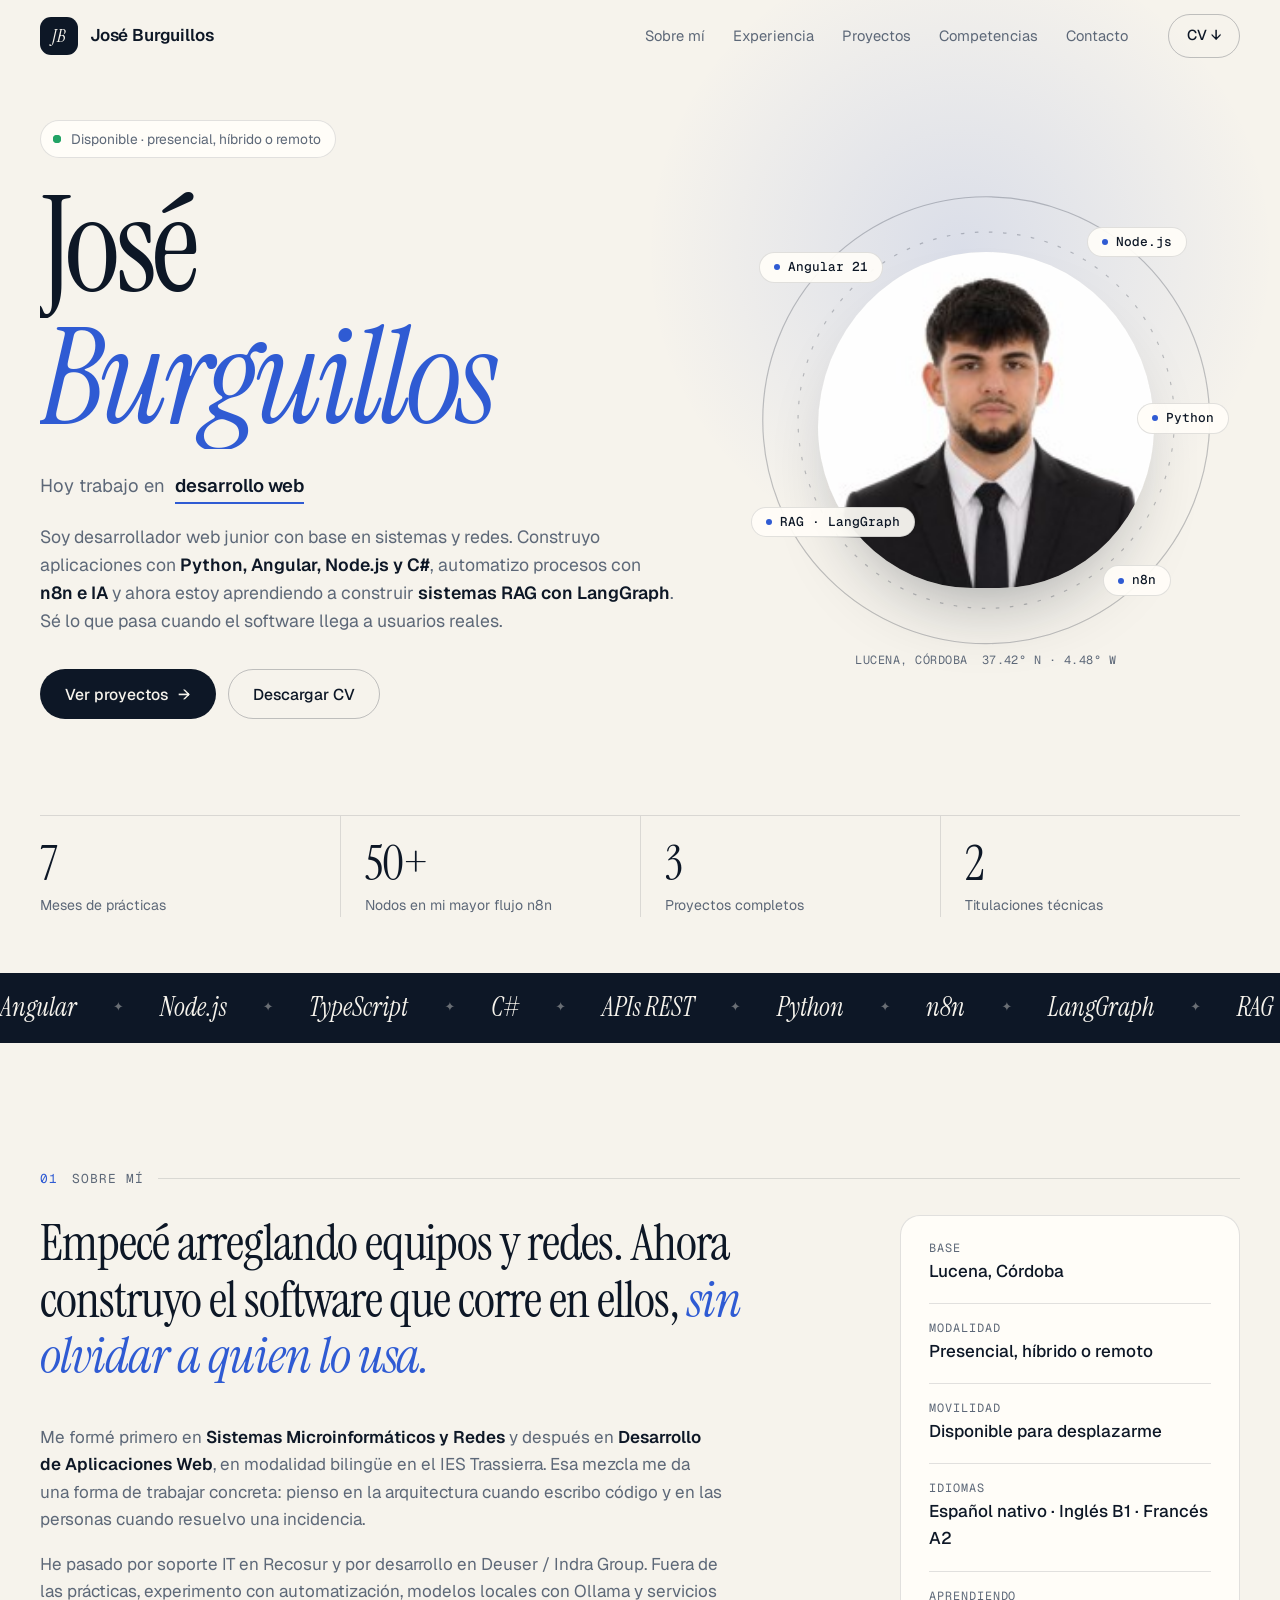
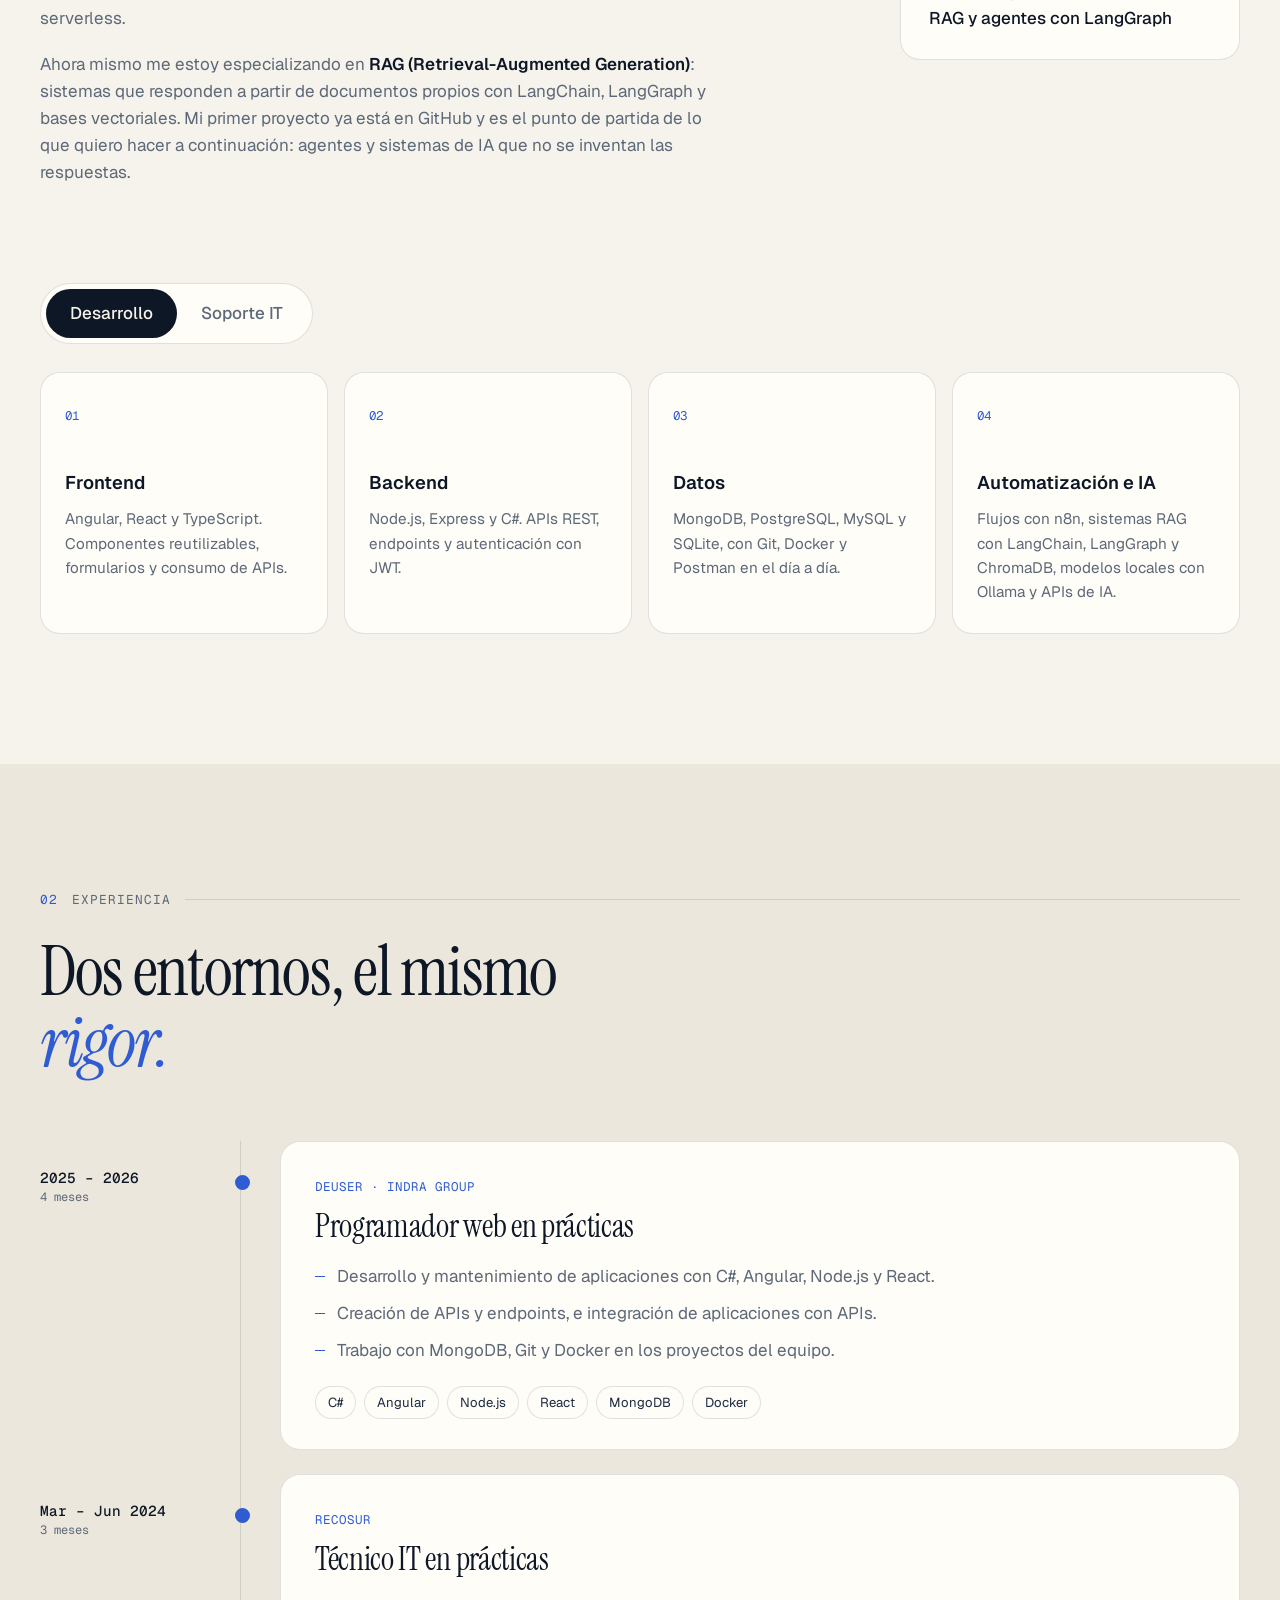
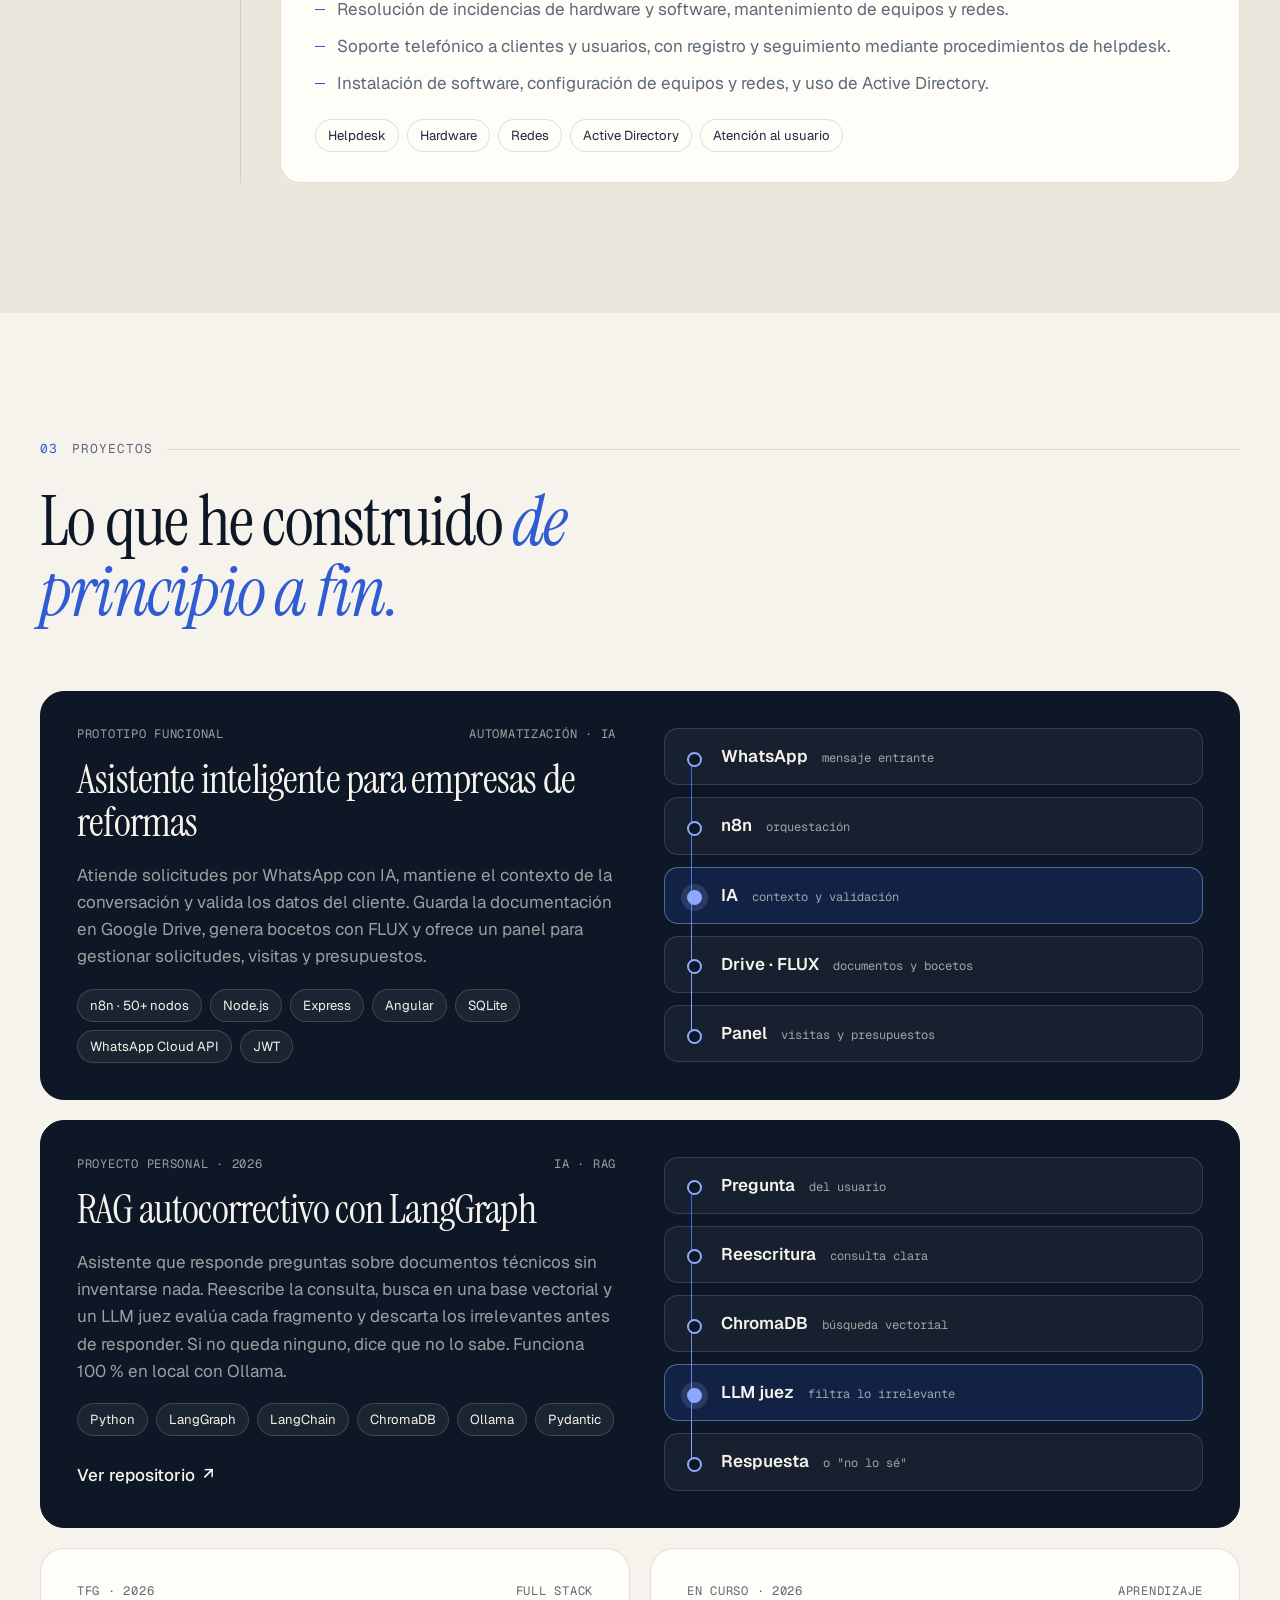
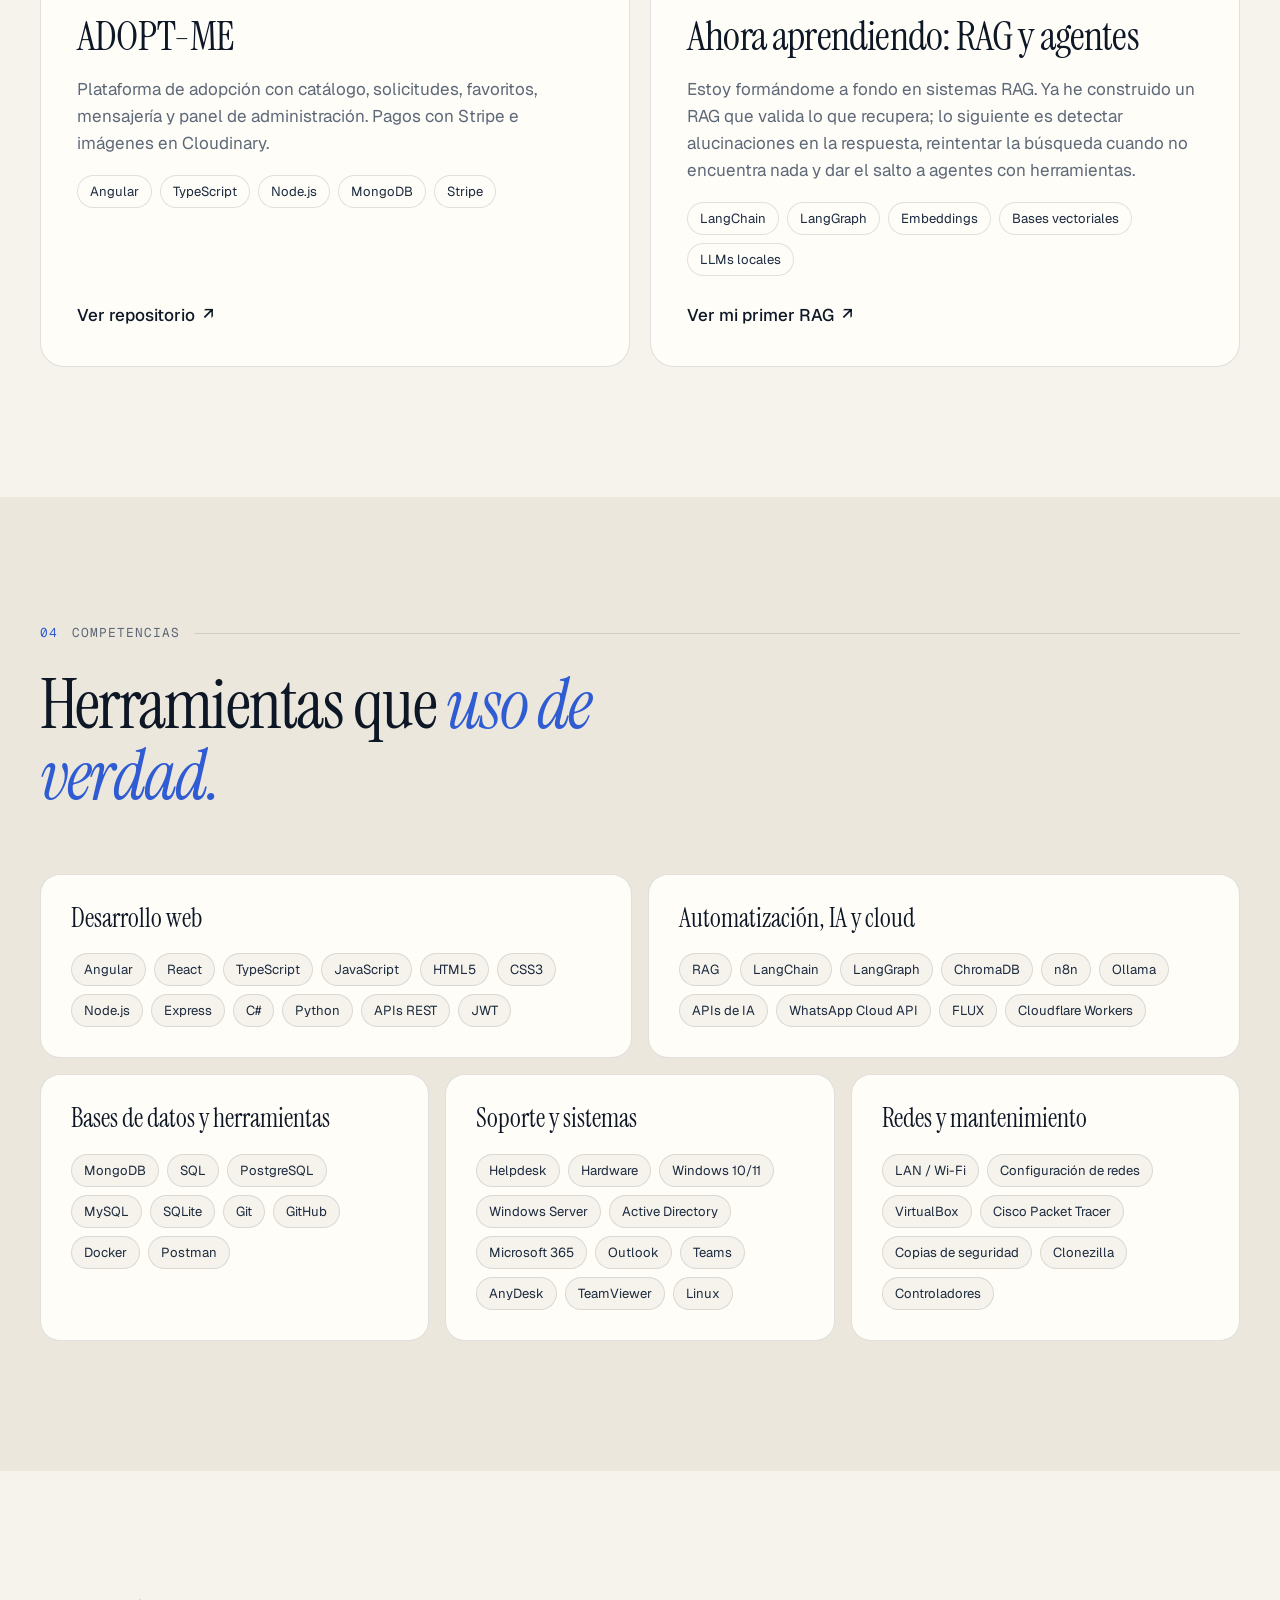
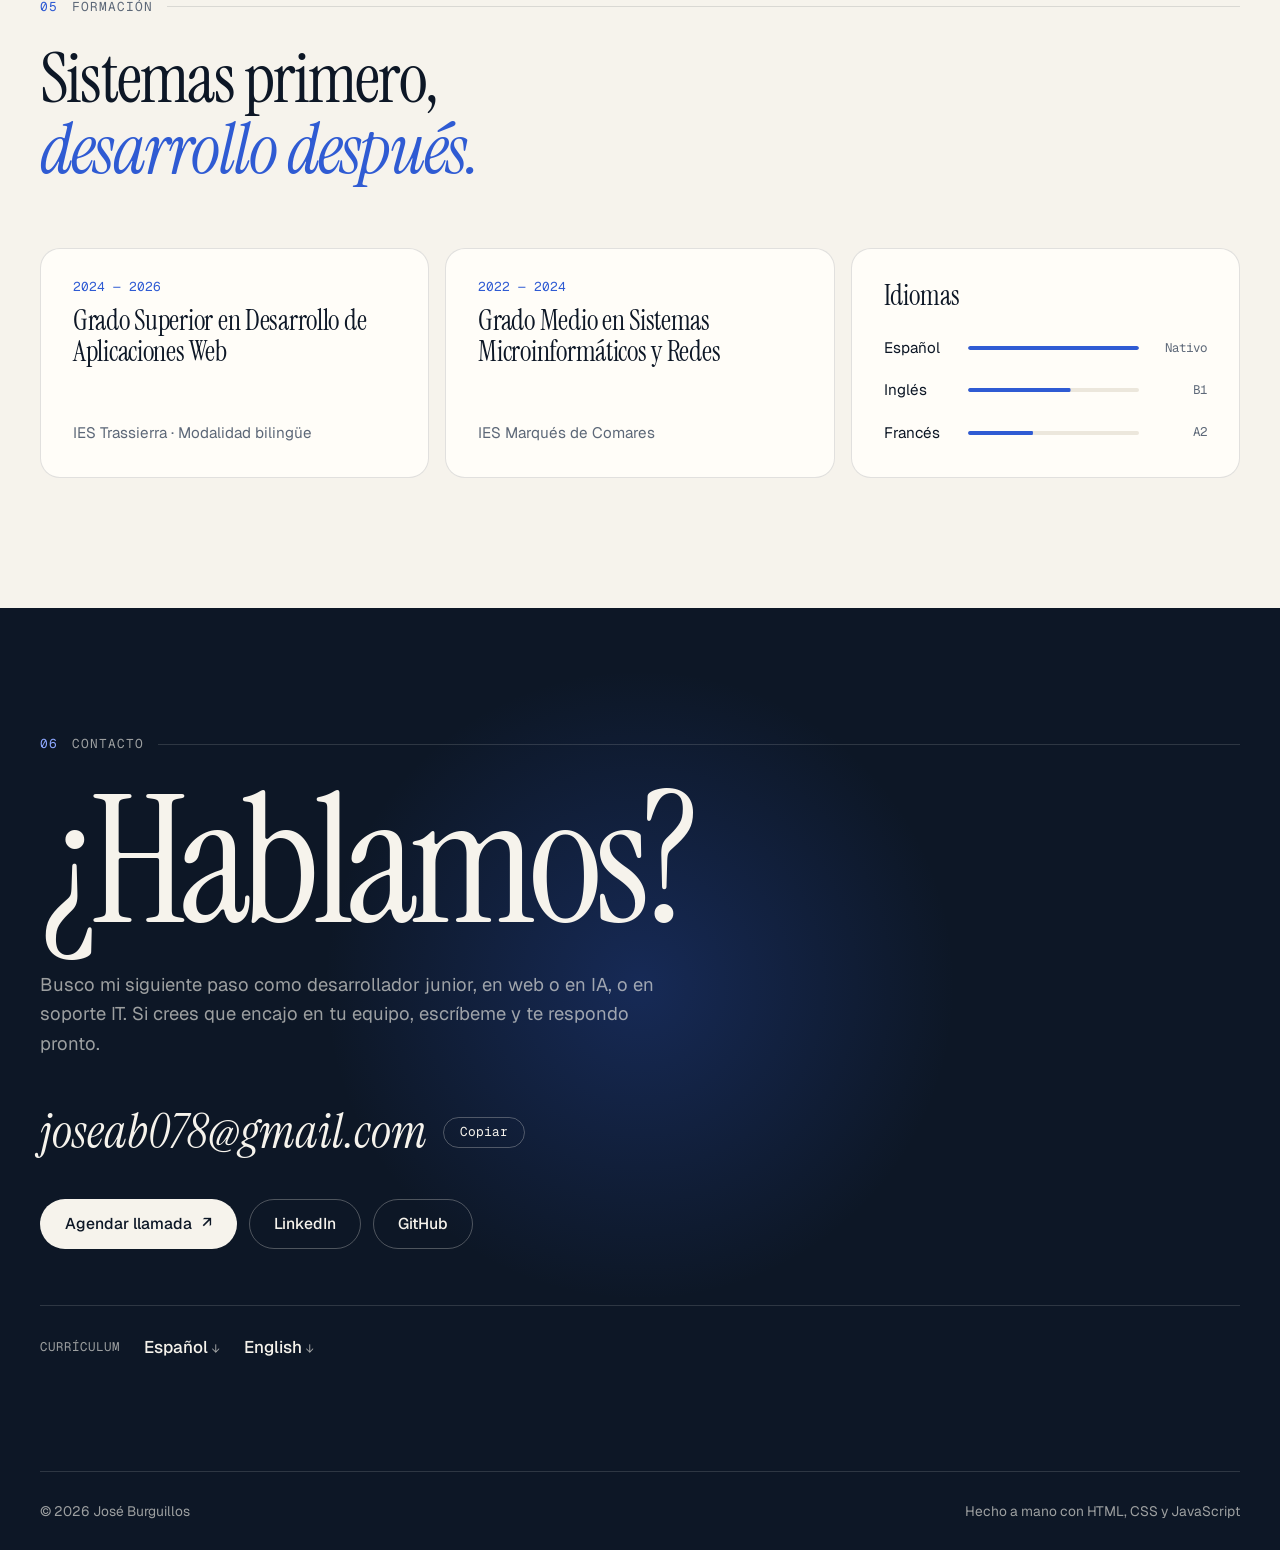
<file: index.html>
<!doctype html>
<html lang="es">
<head>
  <meta charset="utf-8">
  <meta name="viewport" content="width=device-width, initial-scale=1">
  <meta name="theme-color" content="#0d1726">
  <title>José Burguillos — Desarrollo web, Soporte IT y Automatización</title>
  <meta name="description" content="Portfolio de José Burguillos, desarrollador web junior (Python, Angular, Node.js, C#) con experiencia en soporte IT, automatización con n8n y sistemas RAG con LangGraph. Lucena, Córdoba.">
  <meta name="author" content="José Burguillos">
  <meta property="og:title" content="José Burguillos — Desarrollo web, Soporte IT y Automatización">
  <meta property="og:description" content="Desarrollador web junior con base en sistemas. Python, Angular, Node.js, APIs REST, n8n, RAG e IA.">
  <meta property="og:type" content="website">
  <link rel="icon" href="data:image/svg+xml,%3Csvg xmlns='http://www.w3.org/2000/svg' viewBox='0 0 64 64'%3E%3Crect width='64' height='64' rx='16' fill='%230d1726'/%3E%3Ctext x='32' y='42' text-anchor='middle' font-family='Georgia' font-style='italic' font-size='28' fill='%23f6f3ec'%3EJB%3C/text%3E%3C/svg%3E">
  <link rel="preconnect" href="https://fonts.googleapis.com">
  <link rel="preconnect" href="https://fonts.gstatic.com" crossorigin>
  <link rel="stylesheet" href="https://fonts.googleapis.com/css2?family=Geist:wght@400;500;600;700&family=Geist+Mono:wght@400;500&family=Instrument+Serif:ital@0;1&display=swap">
  <link rel="stylesheet" href="./portfolio.css">
  <script src="./portfolio.js" defer></script>
</head>
<body>
  <a class="skip-link" href="#contenido">Saltar al contenido</a>
  <div class="progress" aria-hidden="true"><span></span></div>

  <header class="site-header">
    <nav class="nav shell" aria-label="Navegación principal">
      <a class="brand" href="#inicio" aria-label="Ir al inicio">
        <span class="brand-mark" aria-hidden="true">JB</span>
        <span class="brand-name">José Burguillos</span>
      </a>
      <div class="nav-links" id="nav-links">
        <a href="#sobre-mi">Sobre mí</a>
        <a href="#experiencia">Experiencia</a>
        <a href="#proyectos">Proyectos</a>
        <a href="#competencias">Competencias</a>
        <a href="#contacto">Contacto</a>
        <a class="nav-links-cv" href="./CV_Jose_Burguillos_ES.pdf" download>Descargar CV</a>
      </div>
      <a class="nav-cta" href="./CV_Jose_Burguillos_ES.pdf" download>CV <span aria-hidden="true">↓</span></a>
      <button class="menu-button" type="button" aria-label="Abrir menú" aria-expanded="false" aria-controls="nav-links"><span></span><span></span></button>
    </nav>
  </header>

  <main id="contenido">
    <!-- Hero -->
    <section class="hero" id="inicio" aria-labelledby="hero-title">
      <div class="hero-glow" aria-hidden="true"></div>
      <div class="hero-grid shell">
        <div class="hero-copy">
          <p class="status intro" style="--i:0"><span class="status-dot" aria-hidden="true"></span>Disponible · presencial, híbrido o remoto</p>
          <h1 id="hero-title" class="hero-name intro" style="--i:1">
            <span class="line"><span>José</span></span>
            <span class="line"><span><em>Burguillos</em></span></span>
          </h1>
          <p class="hero-role intro" style="--i:2">
            <span class="hero-role-label">Hoy trabajo en</span>
            <span class="rotator" aria-live="polite"><span class="rotator-word">desarrollo web</span></span>
          </p>
          <p class="hero-lede intro" style="--i:3">Soy desarrollador web junior con base en sistemas y redes. Construyo aplicaciones con <strong>Python, Angular, Node.js y C#</strong>, automatizo procesos con <strong>n8n e IA</strong> y ahora estoy aprendiendo a construir <strong>sistemas RAG con LangGraph</strong>. Sé lo que pasa cuando el software llega a usuarios reales.</p>
          <div class="hero-actions intro" style="--i:4">
            <a class="button button--solid magnetic" href="#proyectos">Ver proyectos <span aria-hidden="true">→</span></a>
            <a class="button button--ghost magnetic" href="./CV_Jose_Burguillos_ES.pdf" download>Descargar CV</a>
          </div>
        </div>

        <figure class="portrait intro" style="--i:2">
          <div class="portrait-orbit" aria-hidden="true">
            <svg viewBox="0 0 400 400"><circle cx="200" cy="200" r="190"/><circle cx="200" cy="200" r="160"/></svg>
          </div>
          <div class="portrait-frame">
            <img src="./imagen linkedin.png" alt="Retrato de José Burguillos" width="200" height="200">
          </div>
          <span class="chip chip--1" aria-hidden="true">Angular 21</span>
          <span class="chip chip--2" aria-hidden="true">Node.js</span>
          <span class="chip chip--3" aria-hidden="true">Python</span>
          <span class="chip chip--4" aria-hidden="true">n8n</span>
          <span class="chip chip--5" aria-hidden="true">RAG · LangGraph</span>
          <figcaption class="portrait-caption"><span>Lucena, Córdoba</span><span>37.42° N · 4.48° W</span></figcaption>
        </figure>
      </div>

      <dl class="stats shell intro" style="--i:5">
        <div class="stat"><dt>Meses de prácticas</dt><dd><span class="count" data-to="7">7</span></dd></div>
        <div class="stat"><dt>Nodos en mi mayor flujo n8n</dt><dd><span class="count" data-to="50">50</span>+</dd></div>
        <div class="stat"><dt>Proyectos completos</dt><dd><span class="count" data-to="3">3</span></dd></div>
        <div class="stat"><dt>Titulaciones técnicas</dt><dd><span class="count" data-to="2">2</span></dd></div>
      </dl>
    </section>

    <div class="marquee" aria-hidden="true">
      <div class="marquee-track">
        <span>Angular</span><span>Node.js</span><span>TypeScript</span><span>C#</span><span>APIs REST</span><span>Python</span><span>n8n</span><span>LangGraph</span><span>RAG</span><span>ChromaDB</span><span>Ollama</span><span>Cloudflare Workers</span><span>MongoDB</span><span>Docker</span><span>Active Directory</span><span>Microsoft 365</span>
        <span>Angular</span><span>Node.js</span><span>TypeScript</span><span>C#</span><span>APIs REST</span><span>Python</span><span>n8n</span><span>LangGraph</span><span>RAG</span><span>ChromaDB</span><span>Ollama</span><span>Cloudflare Workers</span><span>MongoDB</span><span>Docker</span><span>Active Directory</span><span>Microsoft 365</span>
      </div>
    </div>

    <!-- Sobre mí -->
    <section class="section shell" id="sobre-mi" aria-labelledby="sobre-title">
      <header class="section-head reveal">
        <span class="section-index">01</span>
        <span class="section-kicker">Sobre mí</span>
      </header>
      <div class="about">
        <div class="about-main">
          <h2 id="sobre-title" class="statement reveal">Empecé arreglando equipos y redes. Ahora construyo el software que corre en ellos, <em>sin olvidar a quien lo usa.</em></h2>
          <div class="about-text reveal">
            <p>Me formé primero en <strong>Sistemas Microinformáticos y Redes</strong> y después en <strong>Desarrollo de Aplicaciones Web</strong>, en modalidad bilingüe en el IES Trassierra. Esa mezcla me da una forma de trabajar concreta: pienso en la arquitectura cuando escribo código y en las personas cuando resuelvo una incidencia.</p>
            <p>He pasado por soporte IT en Recosur y por desarrollo en Deuser / Indra Group. Fuera de las prácticas, experimento con automatización, modelos locales con Ollama y servicios serverless.</p>
            <p>Ahora mismo me estoy especializando en <strong>RAG (Retrieval-Augmented Generation)</strong>: sistemas que responden a partir de documentos propios con LangChain, LangGraph y bases vectoriales. Mi primer proyecto ya está en GitHub y es el punto de partida de lo que quiero hacer a continuación: agentes y sistemas de IA que no se inventan las respuestas.</p>
          </div>
        </div>
        <aside class="facts reveal" aria-label="Datos rápidos">
          <dl>
            <div><dt>Base</dt><dd>Lucena, Córdoba</dd></div>
            <div><dt>Modalidad</dt><dd>Presencial, híbrido o remoto</dd></div>
            <div><dt>Movilidad</dt><dd>Disponible para desplazarme</dd></div>
            <div><dt>Idiomas</dt><dd>Español nativo · Inglés B1 · Francés A2</dd></div>
            <div><dt>Aprendiendo</dt><dd>RAG y agentes con LangGraph</dd></div>
          </dl>
        </aside>
      </div>

      <div class="modes reveal">
        <div class="mode-switcher" role="tablist" aria-label="Perfiles profesionales">
          <span class="mode-indicator" aria-hidden="true"></span>
          <button class="mode-button" type="button" role="tab" id="tab-dev" aria-selected="true" aria-controls="panel-dev">Desarrollo</button>
          <button class="mode-button" type="button" role="tab" id="tab-support" aria-selected="false" aria-controls="panel-support" tabindex="-1">Soporte IT</button>
        </div>
        <div class="mode-panel is-visible" id="panel-dev" role="tabpanel" aria-labelledby="tab-dev">
          <article class="capability"><span>01</span><h3>Frontend</h3><p>Angular, React y TypeScript. Componentes reutilizables, formularios y consumo de APIs.</p></article>
          <article class="capability"><span>02</span><h3>Backend</h3><p>Node.js, Express y C#. APIs REST, endpoints y autenticación con JWT.</p></article>
          <article class="capability"><span>03</span><h3>Datos</h3><p>MongoDB, PostgreSQL, MySQL y SQLite, con Git, Docker y Postman en el día a día.</p></article>
          <article class="capability"><span>04</span><h3>Automatización e IA</h3><p>Flujos con n8n, sistemas RAG con LangChain, LangGraph y ChromaDB, modelos locales con Ollama y APIs de IA.</p></article>
        </div>
        <div class="mode-panel" id="panel-support" role="tabpanel" aria-labelledby="tab-support" hidden>
          <article class="capability"><span>01</span><h3>Helpdesk</h3><p>Soporte telefónico y remoto con AnyDesk y TeamViewer, registro y seguimiento de incidencias.</p></article>
          <article class="capability"><span>02</span><h3>Sistemas</h3><p>Windows 10/11, Windows Server, Active Directory y Microsoft 365. Conocimientos de Linux.</p></article>
          <article class="capability"><span>03</span><h3>Redes</h3><p>LAN y Wi-Fi, configuración básica, VirtualBox y Cisco Packet Tracer.</p></article>
          <article class="capability"><span>04</span><h3>Mantenimiento</h3><p>Hardware, periféricos, controladores, copias de seguridad y clonado con Clonezilla.</p></article>
        </div>
      </div>
    </section>

    <!-- Experiencia -->
    <section class="section section--tint" id="experiencia" aria-labelledby="experiencia-title">
      <div class="shell">
        <header class="section-head reveal">
          <span class="section-index">02</span>
          <span class="section-kicker">Experiencia</span>
        </header>
        <h2 id="experiencia-title" class="section-title reveal">Dos entornos, el mismo <em>rigor.</em></h2>
        <ol class="timeline">
          <li class="timeline-line" aria-hidden="true"><span></span></li>
          <li class="role reveal">
            <div class="role-when"><span>2025 – 2026</span><small>4 meses</small></div>
            <div class="role-body">
              <span class="role-company">Deuser · Indra Group</span>
              <h3>Programador web en prácticas</h3>
              <ul class="role-points">
                <li>Desarrollo y mantenimiento de aplicaciones con C#, Angular, Node.js y React.</li>
                <li>Creación de APIs y endpoints, e integración de aplicaciones con APIs.</li>
                <li>Trabajo con MongoDB, Git y Docker en los proyectos del equipo.</li>
              </ul>
              <ul class="tags"><li>C#</li><li>Angular</li><li>Node.js</li><li>React</li><li>MongoDB</li><li>Docker</li></ul>
            </div>
          </li>
          <li class="role reveal">
            <div class="role-when"><span>Mar – Jun 2024</span><small>3 meses</small></div>
            <div class="role-body">
              <span class="role-company">Recosur</span>
              <h3>Técnico IT en prácticas</h3>
              <ul class="role-points">
                <li>Resolución de incidencias de hardware y software, mantenimiento de equipos y redes.</li>
                <li>Soporte telefónico a clientes y usuarios, con registro y seguimiento mediante procedimientos de helpdesk.</li>
                <li>Instalación de software, configuración de equipos y redes, y uso de Active Directory.</li>
              </ul>
              <ul class="tags"><li>Helpdesk</li><li>Hardware</li><li>Redes</li><li>Active Directory</li><li>Atención al usuario</li></ul>
            </div>
          </li>
        </ol>
      </div>
    </section>

    <!-- Proyectos -->
    <section class="section shell" id="proyectos" aria-labelledby="proyectos-title">
      <header class="section-head reveal">
        <span class="section-index">03</span>
        <span class="section-kicker">Proyectos</span>
      </header>
      <h2 id="proyectos-title" class="section-title reveal">Lo que he construido <em>de principio a fin.</em></h2>

      <div class="projects">
        <article class="project project--feature spot reveal">
          <div class="project-info">
            <div class="project-meta"><span>Prototipo funcional</span><span>Automatización · IA</span></div>
            <h3>Asistente inteligente para empresas de reformas</h3>
            <p>Atiende solicitudes por WhatsApp con IA, mantiene el contexto de la conversación y valida los datos del cliente. Guarda la documentación en Google Drive, genera bocetos con FLUX y ofrece un panel para gestionar solicitudes, visitas y presupuestos.</p>
            <ul class="tags"><li>n8n · 50+ nodos</li><li>Node.js</li><li>Express</li><li>Angular</li><li>SQLite</li><li>WhatsApp Cloud API</li><li>JWT</li></ul>
          </div>
          <div class="flow" aria-hidden="true">
            <div class="flow-node"><b>WhatsApp</b><small>mensaje entrante</small></div>
            <div class="flow-node"><b>n8n</b><small>orquestación</small></div>
            <div class="flow-node flow-node--accent"><b>IA</b><small>contexto y validación</small></div>
            <div class="flow-node"><b>Drive · FLUX</b><small>documentos y bocetos</small></div>
            <div class="flow-node"><b>Panel</b><small>visitas y presupuestos</small></div>
          </div>
        </article>

        <article class="project project--feature spot reveal">
          <div class="project-info">
            <div class="project-meta"><span>Proyecto personal · 2026</span><span>IA · RAG</span></div>
            <h3>RAG autocorrectivo con LangGraph</h3>
            <p>Asistente que responde preguntas sobre documentos técnicos sin inventarse nada. Reescribe la consulta, busca en una base vectorial y un LLM juez evalúa cada fragmento y descarta los irrelevantes antes de responder. Si no queda ninguno, dice que no lo sabe. Funciona 100 % en local con Ollama.</p>
            <ul class="tags"><li>Python</li><li>LangGraph</li><li>LangChain</li><li>ChromaDB</li><li>Ollama</li><li>Pydantic</li></ul>
            <a class="project-link" href="https://github.com/JoseBurguillos/MiPrimerRag" target="_blank" rel="noreferrer">Ver repositorio <span aria-hidden="true">↗</span></a>
          </div>
          <div class="flow" aria-hidden="true">
            <div class="flow-node"><b>Pregunta</b><small>del usuario</small></div>
            <div class="flow-node"><b>Reescritura</b><small>consulta clara</small></div>
            <div class="flow-node"><b>ChromaDB</b><small>búsqueda vectorial</small></div>
            <div class="flow-node flow-node--accent"><b>LLM juez</b><small>filtra lo irrelevante</small></div>
            <div class="flow-node"><b>Respuesta</b><small>o "no lo sé"</small></div>
          </div>
        </article>

        <article class="project spot reveal">
          <div class="project-meta"><span>TFG · 2026</span><span>Full stack</span></div>
          <h3>ADOPT-ME</h3>
          <p>Plataforma de adopción con catálogo, solicitudes, favoritos, mensajería y panel de administración. Pagos con Stripe e imágenes en Cloudinary.</p>
          <ul class="tags"><li>Angular</li><li>TypeScript</li><li>Node.js</li><li>MongoDB</li><li>Stripe</li></ul>
          <a class="project-link" href="https://github.com/JoseBurguillos/TFG-adoptme" target="_blank" rel="noreferrer">Ver repositorio <span aria-hidden="true">↗</span></a>
        </article>

        <article class="project spot reveal">
          <div class="project-meta"><span>En curso · 2026</span><span>Aprendizaje</span></div>
          <h3>Ahora aprendiendo: RAG y agentes</h3>
          <p>Estoy formándome a fondo en sistemas RAG. Ya he construido un RAG que valida lo que recupera; lo siguiente es detectar alucinaciones en la respuesta, reintentar la búsqueda cuando no encuentra nada y dar el salto a agentes con herramientas.</p>
          <ul class="tags"><li>LangChain</li><li>LangGraph</li><li>Embeddings</li><li>Bases vectoriales</li><li>LLMs locales</li></ul>
          <a class="project-link" href="https://github.com/JoseBurguillos/MiPrimerRag" target="_blank" rel="noreferrer">Ver mi primer RAG <span aria-hidden="true">↗</span></a>
        </article>
      </div>
    </section>

    <!-- Competencias -->
    <section class="section section--tint" id="competencias" aria-labelledby="competencias-title">
      <div class="shell">
        <header class="section-head reveal">
          <span class="section-index">04</span>
          <span class="section-kicker">Competencias</span>
        </header>
        <h2 id="competencias-title" class="section-title reveal">Herramientas que <em>uso de verdad.</em></h2>
        <div class="skills">
          <article class="skill-group reveal"><h3>Desarrollo web</h3><ul class="tags"><li>Angular</li><li>React</li><li>TypeScript</li><li>JavaScript</li><li>HTML5</li><li>CSS3</li><li>Node.js</li><li>Express</li><li>C#</li><li>Python</li><li>APIs REST</li><li>JWT</li></ul></article>
          <article class="skill-group reveal"><h3>Automatización, IA y cloud</h3><ul class="tags"><li>RAG</li><li>LangChain</li><li>LangGraph</li><li>ChromaDB</li><li>n8n</li><li>Ollama</li><li>APIs de IA</li><li>WhatsApp Cloud API</li><li>FLUX</li><li>Cloudflare Workers</li></ul></article>
          <article class="skill-group reveal"><h3>Bases de datos y herramientas</h3><ul class="tags"><li>MongoDB</li><li>SQL</li><li>PostgreSQL</li><li>MySQL</li><li>SQLite</li><li>Git</li><li>GitHub</li><li>Docker</li><li>Postman</li></ul></article>
          <article class="skill-group reveal"><h3>Soporte y sistemas</h3><ul class="tags"><li>Helpdesk</li><li>Hardware</li><li>Windows 10/11</li><li>Windows Server</li><li>Active Directory</li><li>Microsoft 365</li><li>Outlook</li><li>Teams</li><li>AnyDesk</li><li>TeamViewer</li><li>Linux</li></ul></article>
          <article class="skill-group reveal"><h3>Redes y mantenimiento</h3><ul class="tags"><li>LAN / Wi-Fi</li><li>Configuración de redes</li><li>VirtualBox</li><li>Cisco Packet Tracer</li><li>Copias de seguridad</li><li>Clonezilla</li><li>Controladores</li></ul></article>
        </div>
      </div>
    </section>

    <!-- Formación -->
    <section class="section shell" id="formacion" aria-labelledby="formacion-title">
      <header class="section-head reveal">
        <span class="section-index">05</span>
        <span class="section-kicker">Formación</span>
      </header>
      <h2 id="formacion-title" class="section-title reveal">Sistemas primero, <em>desarrollo después.</em></h2>
      <div class="education">
        <article class="degree reveal">
          <span class="degree-years">2024 — 2026</span>
          <h3>Grado Superior en Desarrollo de Aplicaciones Web</h3>
          <p>IES Trassierra · Modalidad bilingüe</p>
        </article>
        <article class="degree reveal">
          <span class="degree-years">2022 — 2024</span>
          <h3>Grado Medio en Sistemas Microinformáticos y Redes</h3>
          <p>IES Marqués de Comares</p>
        </article>
        <article class="languages reveal">
          <h3>Idiomas</h3>
          <ul>
            <li><span>Español</span><span class="meter" style="--v:1"></span><small>Nativo</small></li>
            <li><span>Inglés</span><span class="meter" style="--v:.6"></span><small>B1</small></li>
            <li><span>Francés</span><span class="meter" style="--v:.38"></span><small>A2</small></li>
          </ul>
        </article>
      </div>
    </section>

    <!-- Contacto -->
    <section class="contact" id="contacto" aria-labelledby="contacto-title">
      <div class="shell contact-inner">
        <header class="section-head reveal">
          <span class="section-index">06</span>
          <span class="section-kicker">Contacto</span>
        </header>
        <h2 id="contacto-title" class="contact-title reveal">¿Hablamos?</h2>
        <p class="contact-lede reveal">Busco mi siguiente paso como desarrollador junior, en web o en IA, o en soporte IT. Si crees que encajo en tu equipo, escríbeme y te respondo pronto.</p>
        <div class="contact-mail reveal">
          <a href="mailto:joseab078@gmail.com" class="mail-link">joseab078@gmail.com</a>
          <button class="copy-button" type="button" data-copy="joseab078@gmail.com">Copiar</button>
        </div>
        <div class="contact-links reveal">
          <a class="button button--light magnetic" href="https://calendar.app.google/XLdZw3HhWRP7AxGh8" target="_blank" rel="noreferrer">Agendar llamada <span aria-hidden="true">↗</span></a>
          <a class="button button--outline magnetic" href="https://www.linkedin.com/in/jos%C3%A9-burguillos-88834932a/" target="_blank" rel="noreferrer">LinkedIn</a>
          <a class="button button--outline magnetic" href="https://github.com/JoseBurguillos" target="_blank" rel="noreferrer">GitHub</a>
        </div>
        <div class="downloads reveal">
          <span>Currículum</span>
          <a href="./CV_Jose_Burguillos_ES.pdf" download>Español <span aria-hidden="true">↓</span></a>
          <a href="./CV_Jose_Burguillos_EN.pdf" download>English <span aria-hidden="true">↓</span></a>
        </div>
      </div>
      <footer class="site-footer shell">
        <span>© <span id="year">2026</span> José Burguillos</span>
        <span>Hecho a mano con HTML, CSS y JavaScript</span>
      </footer>
    </section>
  </main>

  <div class="toast" role="status" aria-live="polite"></div>
</body>
</html>
</file>
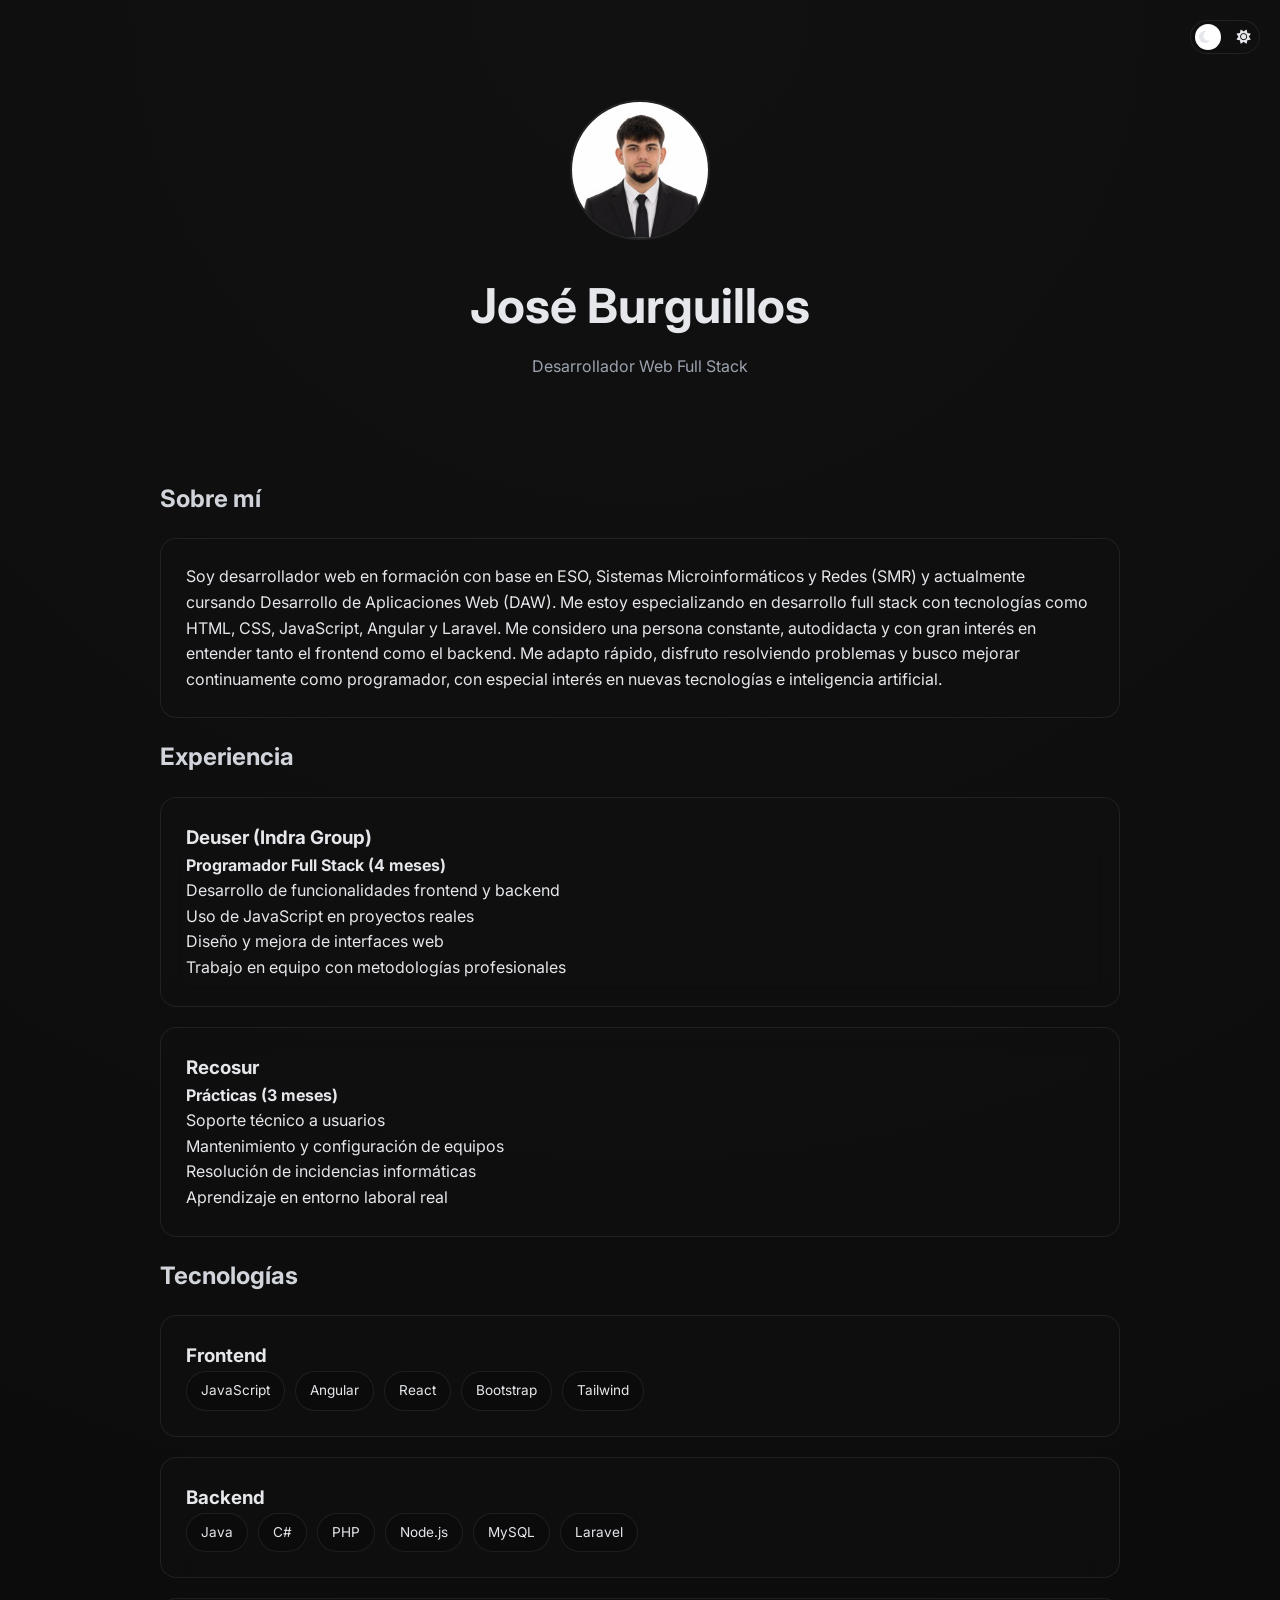
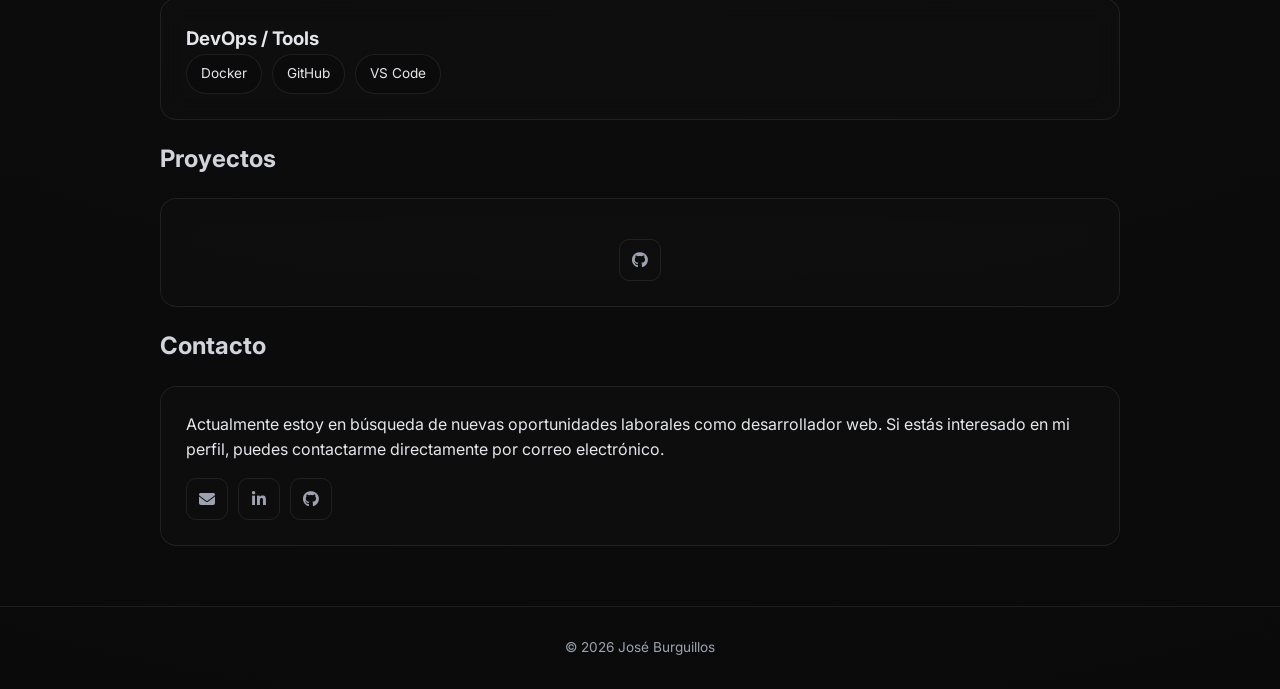
<file: portfolio_web_jose_burguillos.html>
<!DOCTYPE html>
<html lang="es">
<head>
  <meta charset="UTF-8">
  <meta name="viewport" content="width=device-width, initial-scale=1.0">

  <title>José Burguillos | Desarrollador Web Full Stack</title>
  <meta name="description" content="Portfolio de José Burguillos, desarrollador web Full Stack especializado en HTML, CSS, JavaScript, Angular y Laravel.">
  <meta name="author" content="José Burguillos">

  <meta property="og:title" content="José Burguillos | Portfolio">
  <meta property="og:description" content="Desarrollador Web Full Stack en formación y experiencia en proyectos reales.">
  <meta property="og:type" content="website">

  <link rel="preconnect" href="https://fonts.googleapis.com">
  <link rel="preconnect" href="https://fonts.gstatic.com" crossorigin>
  <link href="https://fonts.googleapis.com/css2?family=Inter:wght@300;400;600;700&display=swap" rel="stylesheet">
  <link rel="stylesheet" href="https://cdnjs.cloudflare.com/ajax/libs/font-awesome/6.5.0/css/all.min.css">

  <style>
    :root{
      --bg: radial-gradient(circle at top, #111, #0a0a0a);
      --text:#e5e7eb;
      --muted:#9ca3af;
      --card: rgba(17,17,17,0.55);
      --border: rgba(255,255,255,0.08);
      --title:#d1d5db;
      --hover:#fff;
    }

    body.light{
      --bg: linear-gradient(180deg,#f5f7fb,#e9eef5);
      --text:#111;
      --muted:#4b5563;
      --card: rgba(255,255,255,0.7);
      --border: rgba(0,0,0,0.1);
      --title:#111;
      --hover:#000;
    }

    *{margin:0;padding:0;box-sizing:border-box;}

    body{
      font-family:'Inter',sans-serif;
      background:var(--bg);
      color:var(--text);
      line-height:1.6;
      overflow-x:hidden;
      transition:0.4s;
    }

    header{
      padding:100px 20px 60px;
      text-align:center;
      position:relative;
    }

    /* SWITCH */
    .switch{
      position:absolute;
      top:20px;
      right:20px;
      width:70px;
      height:34px;
      display:flex;
      align-items:center;
      justify-content:space-between;
      padding:0 8px;
      background:var(--card);
      border:1px solid var(--border);
      border-radius:999px;
      cursor:pointer;
      backdrop-filter: blur(10px);
    }

    .switch input{display:none;}

    .slider{
      position:absolute;
      width:26px;
      height:26px;
      background:#fff;
      border-radius:50%;
      top:3px;
      left:4px;
      transition:0.3s;
    }

    body.light .slider{
      transform:translateX(36px);
      background:#111;
    }

    .switch i{
      font-size:14px;
      z-index:2;
      pointer-events:none;
    }

    .profile-img{
      width:140px;height:140px;border-radius:50%;object-fit:cover;
      margin-bottom:20px;border:2px solid var(--border);
      transition:0.4s;
    }

    .profile-img:hover{transform:scale(1.08);border-color:var(--hover);}

    h1{font-size:3rem;font-weight:700;transition:0.3s;}
    h1:hover{color:var(--hover);letter-spacing:1px;}

    header p{margin-top:10px;color:var(--muted);}

    section{max-width:1000px;margin:auto;padding:40px 20px;}

    h2{margin-bottom:20px;color:var(--title);}

    .card{
      background:var(--card);
      backdrop-filter:blur(12px);
      border:1px solid var(--border);
      border-radius:16px;
      padding:25px;
      margin-bottom:20px;
      transition:0.35s;
      opacity:0;
      transform:translateY(40px);
    }

    .card.show{opacity:1;transform:translateY(0);}

    /* 🔥 HOVER MEJORADO DARK/LIGHT */
    body:not(.light) .card:hover{
      transform:translateY(-12px) scale(1.03);
      border-color:#ffffff55;
      box-shadow:0 10px 30px rgba(255,255,255,0.08);
    }

    body.light .card:hover{
      transform:translateY(-10px) scale(1.02);
      box-shadow:0 10px 25px rgba(0,0,0,0.08);
    }

    .skills{display:flex;flex-wrap:wrap;gap:10px;}

    .skill{
      background:rgba(0,0,0,0.2);
      border:1px solid var(--border);
      padding:8px 14px;
      border-radius:999px;
      font-size:0.85rem;
      transition:0.3s;
    }

    .skill:hover{background:var(--hover);color:#000;transform:translateY(-3px);box-shadow:0 0 18px rgba(255,255,255,0.4);}

    .links{margin-top:15px;display:flex;gap:10px;}

    .links a{
      width:42px;height:42px;display:flex;align-items:center;justify-content:center;
      border-radius:10px;border:1px solid var(--border);
      color:var(--muted);text-decoration:none;
      transition:0.3s;position:relative;
    }

    .links a::after{
      content:attr(title);
      position:absolute;bottom:120%;left:50%;transform:translateX(-50%);
      background:#111;color:#fff;padding:4px 8px;font-size:12px;
      border-radius:6px;opacity:0;transition:0.3s;
    }

    .links a:hover::after{opacity:1;transform:translateX(-50%) translateY(-4px);}

    .links a:hover{
      background:var(--hover);
      color:#000;
      transform:translateY(-3px);
      box-shadow:0 0 18px rgba(255,255,255,0.4);
    }

    footer{
      text-align:center;
      padding:30px;
      font-size:0.85rem;
      color:var(--muted);
      border-top:1px solid var(--border);
    }
  /* FIX HOVER LIGHT MODE (skills + icons) */
    body.light .skill:hover{
      background: rgba(0,0,0,0.08);
      color: #111;
      transform: translateY(-3px);
      box-shadow: 0 0 18px rgba(0,0,0,0.15);
    }

    body.light .links a:hover{
      background: rgba(0,0,0,0.08);
      color: #111;
      transform: translateY(-3px);
      box-shadow: 0 0 18px rgba(0,0,0,0.15);
    }

</style>
</head>

<body>

<header>

  <!-- SWITCH -->
  <label class="switch">
    <i class="fa-solid fa-moon"></i>
    <input type="checkbox" id="themeToggle">
    <span class="slider"></span>
    <i class="fa-solid fa-sun"></i>
  </label>

  <img src="imagen linkedin.png" class="profile-img" alt="Foto de perfil de José Burguillos" loading="lazy">
  <h1>José Burguillos</h1>
  <p>Desarrollador Web Full Stack</p>
</header>

<section>

  <h2>Sobre mí</h2>
  <div class="card">
    <p>Soy desarrollador web en formación con base en ESO, Sistemas Microinformáticos y Redes (SMR) y actualmente cursando Desarrollo de Aplicaciones Web (DAW). Me estoy especializando en desarrollo full stack con tecnologías como HTML, CSS, JavaScript, Angular y Laravel. Me considero una persona constante, autodidacta y con gran interés en entender tanto el frontend como el backend. Me adapto rápido, disfruto resolviendo problemas y busco mejorar continuamente como programador, con especial interés en nuevas tecnologías e inteligencia artificial.</p>
  </div>

  <h2>Experiencia</h2>
  <div class="card">
    <h3>Deuser (Indra Group)</h3>
    <p><strong>Programador Full Stack (4 meses)</strong><br>
    Desarrollo de funcionalidades frontend y backend<br>
    Uso de JavaScript en proyectos reales<br>
    Diseño y mejora de interfaces web<br>
    Trabajo en equipo con metodologías profesionales</p>
  </div>

  <div class="card">
    <h3>Recosur</h3>
    <p><strong>Prácticas (3 meses)</strong><br>
    Soporte técnico a usuarios<br>
    Mantenimiento y configuración de equipos<br>
    Resolución de incidencias informáticas<br>
    Aprendizaje en entorno laboral real</p>
  </div>

  <h2>Tecnologías</h2>

  <div class="card">
    <h3>Frontend</h3>
    <div class="skills">
      <span class="skill">JavaScript</span>
      <span class="skill">Angular</span>
      <span class="skill">React</span>
      <span class="skill">Bootstrap</span>
      <span class="skill">Tailwind</span>
    </div>
  </div>

  <div class="card">
    <h3>Backend</h3>
    <div class="skills">
      <span class="skill">Java</span>
      <span class="skill">C#</span>
      <span class="skill">PHP</span>
      <span class="skill">Node.js</span>
      <span class="skill">MySQL</span>
      <span class="skill">Laravel</span>
    </div>
  </div>

  <div class="card">
    <h3>DevOps / Tools</h3>
    <div class="skills">
      <span class="skill">Docker</span>
      <span class="skill">GitHub</span>
      <span class="skill">VS Code</span>
    </div>
  </div>

  <h2>Proyectos</h2>
  <div class="card">
    <div class="links" style="justify-content:center;">
      <a href="https://github.com/JoseBurguillos078" target="_blank" title="GitHub">
        <i class="fa-brands fa-github"></i>
      </a>
    </div>
  </div>

  <h2>Contacto</h2>
  <div class="card">
    <p>Actualmente estoy en búsqueda de nuevas oportunidades laborales como desarrollador web. Si estás interesado en mi perfil, puedes contactarme directamente por correo electrónico.</p>
    <div class="links">
      <a href="https://mail.google.com/mail/?view=cm&fs=1&to=joseab078@gmail.com" target="_blank" title="Enviar correo">
        <i class="fa-solid fa-envelope"></i>
      </a>
      <a href="https://www.linkedin.com/in/jos%C3%A9-burguillos-88834932a/" target="_blank" title="LinkedIn">
        <i class="fa-brands fa-linkedin-in"></i>
      </a>
      <a href="https://github.com/JoseBurguillos078" target="_blank" title="GitHub">
        <i class="fa-brands fa-github"></i>
      </a>
    </div>
  </div>

</section>

<footer>
  © 2026 José Burguillos
</footer>

<script>
  const cards = document.querySelectorAll('.card');
  const observer = new IntersectionObserver(entries => {
    entries.forEach(entry => {
      if (entry.isIntersecting) entry.target.classList.add('show');
    });
  }, { threshold: 0.15 });
  cards.forEach(card => observer.observe(card));

  const toggle = document.getElementById('themeToggle');
  toggle.addEventListener('change', () => {
    document.body.classList.toggle('light');
  });
</script>

</body>
</html>
</file>
<file: portfolio.css>
:root {
  --paper: #f6f3ec;
  --paper-2: #ece7dc;
  --card: #fffdf8;
  --ink: #0d1726;
  --ink-2: #1c2a3f;
  --muted: #5d6878;
  --line: rgba(13, 23, 38, .12);
  --line-strong: rgba(13, 23, 38, .24);
  --accent: #2f5bd3;
  --accent-soft: rgba(47, 91, 211, .1);
  --on-dark: #f6f3ec;
  --on-dark-muted: rgba(246, 243, 236, .62);
  --serif: "Instrument Serif", "Iowan Old Style", Georgia, serif;
  --sans: "Geist", "Segoe UI", system-ui, sans-serif;
  --mono: "Geist Mono", "Cascadia Code", Consolas, monospace;
  --max: 1200px;
  --radius: 20px;
  --ease-out: cubic-bezier(.22, 1, .36, 1);
  --ease-in-out: cubic-bezier(.65, 0, .35, 1);
}

* { box-sizing: border-box; }
html { scroll-behavior: smooth; scroll-padding-top: 90px; }
body {
  margin: 0;
  overflow-x: hidden;
  color: var(--ink);
  background: var(--paper);
  font-family: var(--sans);
  font-size: 1.0625rem;
  line-height: 1.6;
  -webkit-font-smoothing: antialiased;
}
::selection { color: var(--on-dark); background: var(--accent); }
a { color: inherit; text-decoration: none; }
img { display: block; max-width: 100%; }
h1, h2, h3, p { margin: 0; }
ul, ol, dl, dd { margin: 0; padding: 0; }
ul, ol { list-style: none; }
em { font-style: italic; }
button { font: inherit; color: inherit; }
:focus-visible { outline: 2px solid var(--accent); outline-offset: 4px; border-radius: 6px; }
.shell { width: min(var(--max), calc(100% - 48px)); margin-inline: auto; }

.skip-link {
  position: fixed; z-index: 100; top: 12px; left: 12px; transform: translateY(-200%);
  padding: 10px 16px; border-radius: 999px; color: var(--on-dark); background: var(--ink); font-weight: 600;
}
.skip-link:focus { transform: none; }

/* Barra de progreso */
.progress { position: fixed; z-index: 60; inset: 0 0 auto; height: 2px; pointer-events: none; }
.progress span { display: block; height: 100%; background: var(--accent); transform-origin: left; transform: scaleX(var(--p, 0)); }

/* Navegación */
.site-header {
  position: fixed; z-index: 50; inset: 0 0 auto;
  border-bottom: 1px solid transparent;
  transition: background-color .4s var(--ease-out), border-color .4s var(--ease-out), backdrop-filter .4s;
}
.site-header.is-scrolled {
  background: rgba(246, 243, 236, .82);
  border-bottom-color: var(--line);
  backdrop-filter: blur(16px) saturate(1.4);
  -webkit-backdrop-filter: blur(16px) saturate(1.4);
}
.nav { height: 72px; display: flex; align-items: center; gap: 28px; }
.brand { display: flex; align-items: center; gap: 12px; margin-right: auto; font-weight: 600; letter-spacing: -.01em; }
.brand-mark {
  width: 38px; height: 38px; display: grid; place-items: center; border-radius: 11px;
  color: var(--on-dark); background: var(--ink); font: italic 1.15rem/1 var(--serif);
  transition: transform .5s var(--ease-out), background-color .3s;
}
.brand:hover .brand-mark { transform: rotate(-8deg) scale(1.05); background: var(--accent); }
.nav-links { display: flex; gap: 4px; font-size: .92rem; }
.nav-links a {
  position: relative; padding: 8px 12px; color: var(--muted); border-radius: 8px;
  transition: color .25s;
}
.nav-links a::after {
  content: ""; position: absolute; left: 12px; right: 12px; bottom: 3px; height: 1px;
  background: currentColor; transform: scaleX(0); transform-origin: right; transition: transform .4s var(--ease-out);
}
.nav-links a:hover, .nav-links a.is-active { color: var(--ink); }
.nav-links a:hover::after, .nav-links a.is-active::after { transform: scaleX(1); transform-origin: left; }
.nav-links .nav-links-cv { display: none; }
.nav-cta {
  padding: 9px 18px; border: 1px solid var(--line-strong); border-radius: 999px; font-size: .9rem; font-weight: 500;
  transition: background-color .25s, color .25s, border-color .25s;
}
.nav-cta:hover { color: var(--on-dark); background: var(--ink); border-color: var(--ink); }
.menu-button { display: none; }

/* Botones */
.button {
  display: inline-flex; align-items: center; justify-content: center; gap: 10px;
  min-height: 50px; padding: 0 24px; border-radius: 999px; font-weight: 500; font-size: .98rem;
  border: 1px solid transparent; cursor: pointer;
  transition: background-color .25s, color .25s, border-color .25s, box-shadow .3s, transform .35s var(--ease-out);
}
.button span { transition: transform .35s var(--ease-out); }
.button:hover span { transform: translateX(4px); }
.button:active { transform: scale(.97); }
.button--solid { color: var(--on-dark); background: var(--ink); }
.button--solid:hover { background: var(--accent); box-shadow: 0 14px 30px -12px rgba(47, 91, 211, .6); }
.button--ghost { border-color: var(--line-strong); }
.button--ghost:hover { border-color: var(--ink); background: var(--card); }
.button--light { color: var(--ink); background: var(--on-dark); }
.button--light:hover { background: #fff; }
.button--outline { color: var(--on-dark); border-color: rgba(246, 243, 236, .28); }
.button--outline:hover { border-color: var(--on-dark); background: rgba(246, 243, 236, .06); }

/* Hero */
.hero { position: relative; min-height: 100svh; display: flex; flex-direction: column; justify-content: center; padding: 120px 0 56px; overflow: hidden; }
.hero-glow {
  position: absolute; z-index: -1; top: -20%; right: -10%; width: 70vw; height: 70vw; max-width: 900px; max-height: 900px;
  background: radial-gradient(closest-side, rgba(47, 91, 211, .14), transparent 70%);
  animation: drift 18s var(--ease-in-out) infinite alternate;
}
@keyframes drift { to { transform: translate(-8%, 10%) scale(1.1); } }
.hero-grid { display: grid; grid-template-columns: 1.25fr 1fr; align-items: center; gap: 56px; }
.status {
  display: inline-flex; align-items: center; gap: 10px; padding: 7px 14px 7px 12px;
  border: 1px solid var(--line); border-radius: 999px; background: var(--card);
  color: var(--muted); font-size: .86rem;
}
.status-dot { position: relative; width: 8px; height: 8px; border-radius: 50%; background: #22a365; }
.status-dot::after {
  content: ""; position: absolute; inset: 0; border-radius: 50%; background: inherit;
  animation: ping 2s var(--ease-out) infinite;
}
@keyframes ping { 75%, 100% { transform: scale(2.6); opacity: 0; } }

.hero-name {
  margin: 28px 0 22px; font: 400 clamp(4rem, 10.5vw, 9.2rem)/.9 var(--serif); letter-spacing: -.035em;
}
.hero-name .line { display: block; overflow: hidden; padding-bottom: .08em; }
.hero-name .line > span { display: block; transform: translateY(105%); animation: rise 1.1s var(--ease-out) forwards; }
.hero-name .line:nth-child(2) > span { animation-delay: .12s; }
.hero-name em { color: var(--accent); }
@keyframes rise { to { transform: none; } }

.hero-role { display: flex; flex-wrap: wrap; align-items: baseline; gap: 10px; font-size: 1.15rem; color: var(--muted); }
.rotator { position: relative; display: inline-block; color: var(--ink); font-weight: 600; }
.rotator::after { content: ""; position: absolute; left: 0; right: 0; bottom: -3px; height: 2px; background: var(--accent); transform-origin: left; animation: underline 3.2s var(--ease-out) infinite; }
@keyframes underline { 0% { transform: scaleX(0); } 25%, 80% { transform: scaleX(1); } 100% { transform: scaleX(1); opacity: 0; } }
.rotator-word { display: inline-block; transition: opacity .35s, transform .45s var(--ease-out), filter .35s; }
.rotator-word.is-out { opacity: 0; transform: translateY(-.5em); filter: blur(4px); }
.rotator-word.is-in { opacity: 0; transform: translateY(.5em); filter: blur(4px); transition: none; }

.hero-lede { max-width: 54ch; margin-top: 22px; color: var(--muted); font-size: 1.1rem; }
.hero-lede strong { color: var(--ink); font-weight: 600; }
.hero-actions { display: flex; flex-wrap: wrap; gap: 12px; margin-top: 34px; }

/* Entrada inicial */
.intro { opacity: 0; transform: translateY(18px); animation: intro .9s var(--ease-out) forwards; animation-delay: calc(.15s + var(--i, 0) * .1s); }
.hero-name.intro { opacity: 1; transform: none; animation: none; }
@keyframes intro { to { opacity: 1; transform: none; } }

/* Retrato */
.portrait { position: relative; margin: 0; justify-self: center; width: min(100%, 420px); aspect-ratio: 1; }
.portrait-orbit { position: absolute; inset: -6%; animation: spin 60s linear infinite; }
.portrait-orbit svg { width: 100%; height: 100%; overflow: visible; }
.portrait-orbit circle { fill: none; stroke: var(--line-strong); stroke-width: 1; }
.portrait-orbit circle:last-child { stroke-dasharray: 3 9; }
@keyframes spin { to { transform: rotate(360deg); } }
.portrait-frame {
  position: absolute; inset: 10%; overflow: hidden; border-radius: 50% 50% 46% 46% / 52% 52% 48% 48%;
  background: linear-gradient(160deg, #fff, var(--paper-2));
  box-shadow: 0 40px 80px -40px rgba(13, 23, 38, .45), inset 0 0 0 1px var(--line);
}
.portrait-frame img { width: 100%; height: 100%; object-fit: cover; transform: scale(1.04); transition: transform 1.2s var(--ease-out); }
.portrait:hover .portrait-frame img { transform: scale(1.09); }
.chip {
  position: absolute; padding: 8px 14px; border: 1px solid var(--line); border-radius: 999px;
  background: rgba(255, 253, 248, .92); backdrop-filter: blur(8px);
  box-shadow: 0 14px 30px -18px rgba(13, 23, 38, .4);
  font: 500 .8rem/1 var(--mono); white-space: nowrap;
  animation: float 6s var(--ease-in-out) infinite alternate;
}
.chip::before { content: ""; display: inline-block; width: 6px; height: 6px; margin-right: 8px; border-radius: 50%; background: var(--accent); vertical-align: middle; }
.chip--1 { top: 10%; left: -4%; }
.chip--2 { top: 4%; right: 2%; animation-delay: -1.2s; }
.chip--3 { top: 46%; right: -8%; animation-delay: -2.4s; }
.chip--4 { bottom: 8%; right: 6%; animation-delay: -3.6s; }
.chip--5 { bottom: 22%; left: -6%; animation-delay: -4.8s; }
@keyframes float { to { transform: translateY(-12px); } }
.portrait-caption {
  position: absolute; left: 50%; bottom: -36px; transform: translateX(-50%);
  display: flex; gap: 14px; color: var(--muted); font: .74rem/1 var(--mono); letter-spacing: .04em; text-transform: uppercase; white-space: nowrap;
}

/* Estadísticas */
.stats { display: grid; grid-template-columns: repeat(4, 1fr); margin-top: 96px; border-top: 1px solid var(--line); }
.stat { display: flex; flex-direction: column-reverse; gap: 6px; padding: 24px 24px 0 0; }
.stat + .stat { padding-left: 24px; border-left: 1px solid var(--line); }
.stat dt { color: var(--muted); font-size: .88rem; }
.stat dd { font: 400 3rem/1 var(--serif); letter-spacing: -.02em; }

/* Marquee */
.marquee { overflow: hidden; padding: 22px 0; color: var(--on-dark); background: var(--ink); }
.marquee-track { display: flex; width: max-content; animation: marquee 40s linear infinite; }
.marquee:hover .marquee-track { animation-play-state: paused; }
.marquee span { display: inline-flex; align-items: center; gap: 36px; padding-right: 36px; font: italic 1.6rem/1 var(--serif); white-space: nowrap; }
.marquee span::after { content: "✦"; font: normal .8rem/1 var(--sans); color: rgba(246, 243, 236, .4); }
@keyframes marquee { to { transform: translateX(-50%); } }

/* Secciones */
.section { padding: 130px 0; }
.section--tint { background: var(--paper-2); }
.section-head { display: flex; align-items: center; gap: 14px; margin-bottom: 30px; font: .8rem/1 var(--mono); letter-spacing: .08em; text-transform: uppercase; color: var(--muted); }
.section-index { color: var(--accent); }
.section-head::after { content: ""; flex: 1; height: 1px; background: var(--line); }
.section-title { max-width: 20ch; margin-bottom: 64px; font: 400 clamp(2.6rem, 5.5vw, 4.6rem)/1 var(--serif); letter-spacing: -.025em; }
.section-title em, .statement em { color: var(--accent); }

/* Revelado al hacer scroll */
.reveal { opacity: 0; transform: translateY(28px); transition: opacity .9s var(--ease-out), transform .9s var(--ease-out); transition-delay: var(--d, 0s); }
.reveal.is-visible { opacity: 1; transform: none; }

/* Sobre mí */
.about { display: grid; grid-template-columns: 1fr 340px; gap: 72px; align-items: start; }
.statement { font: 400 clamp(2rem, 4vw, 3.3rem)/1.1 var(--serif); letter-spacing: -.02em; }
.about-text { display: grid; gap: 18px; max-width: 62ch; margin-top: 40px; color: var(--muted); }
.about-text strong { color: var(--ink); font-weight: 600; }
.facts { padding: 8px 28px; border: 1px solid var(--line); border-radius: var(--radius); background: var(--card); }
.facts div { padding: 18px 0; }
.facts div + div { border-top: 1px solid var(--line); }
.facts dt { margin-bottom: 4px; color: var(--muted); font: .74rem/1 var(--mono); letter-spacing: .08em; text-transform: uppercase; }
.facts dd { font-weight: 500; }

.modes { margin-top: 96px; }
.mode-switcher { position: relative; display: inline-flex; padding: 5px; margin-bottom: 28px; border: 1px solid var(--line); border-radius: 999px; background: var(--card); }
.mode-indicator {
  position: absolute; top: 5px; bottom: 5px; left: 5px; width: var(--w, 0); border-radius: 999px; background: var(--ink);
  transform: translateX(var(--x, 0)); transition: transform .5s var(--ease-out), width .5s var(--ease-out);
}
.mode-button {
  position: relative; z-index: 1; padding: 11px 24px; border: 0; border-radius: 999px; background: none; cursor: pointer;
  color: var(--muted); font-weight: 500; transition: color .35s;
}
.mode-button[aria-selected="true"] { color: var(--on-dark); }
.mode-panel { display: grid; grid-template-columns: repeat(4, 1fr); gap: 16px; }
.mode-panel[hidden] { display: none; }
.capability {
  padding: 28px 24px; border: 1px solid var(--line); border-radius: var(--radius); background: var(--card);
  transition: transform .5s var(--ease-out), border-color .3s, box-shadow .5s var(--ease-out);
}
.mode-panel.is-visible .capability { animation: cardIn .7s var(--ease-out) backwards; }
.mode-panel.is-visible .capability:nth-child(2) { animation-delay: .06s; }
.mode-panel.is-visible .capability:nth-child(3) { animation-delay: .12s; }
.mode-panel.is-visible .capability:nth-child(4) { animation-delay: .18s; }
@keyframes cardIn { from { opacity: 0; transform: translateY(16px); } }
.capability:hover { transform: translateY(-4px); border-color: var(--line-strong); box-shadow: 0 24px 40px -28px rgba(13, 23, 38, .35); }
.capability span { color: var(--accent); font: .78rem/1 var(--mono); }
.capability h3 { margin: 40px 0 10px; font-size: 1.15rem; font-weight: 600; }
.capability p { color: var(--muted); font-size: .95rem; }

/* Etiquetas */
.tags { display: flex; flex-wrap: wrap; gap: 8px; }
.tags li { padding: 5px 12px; border: 1px solid var(--line); border-radius: 999px; background: var(--card); color: var(--ink-2); font-size: .82rem; transition: border-color .25s, color .25s, background-color .25s; }
.tags li:hover { border-color: var(--accent); color: var(--accent); background: var(--accent-soft); }

/* Experiencia */
.timeline { position: relative; display: grid; gap: 24px; padding-left: 0; }
.timeline-line { position: absolute; top: 0; bottom: 0; left: 200px; width: 1px; background: var(--line); }
.timeline-line span { display: block; width: 100%; height: 100%; background: var(--accent); transform-origin: top; transform: scaleY(var(--t, 0)); }
.role { position: relative; display: grid; grid-template-columns: 200px 1fr; }
.role::before {
  content: ""; position: absolute; top: 34px; left: 200px; width: 11px; height: 11px; margin-left: -5px; border-radius: 50%;
  background: var(--paper-2); border: 2px solid var(--accent); transition: background-color .4s;
}
.role.is-visible::before { background: var(--accent); transition-delay: .4s; }
.role-when { display: flex; flex-direction: column; gap: 2px; padding: 28px 32px 0 0; font: 500 .9rem/1.3 var(--mono); }
.role-when small { color: var(--muted); font-weight: 400; }
.role-body {
  margin-left: 40px; padding: 30px 34px; border: 1px solid var(--line); border-radius: var(--radius); background: var(--card);
  transition: transform .5s var(--ease-out), box-shadow .5s var(--ease-out);
}
.role-body:hover { transform: translateX(6px); box-shadow: 0 24px 40px -30px rgba(13, 23, 38, .35); }
.role-company { color: var(--accent); font: .78rem/1 var(--mono); letter-spacing: .08em; text-transform: uppercase; }
.role-body h3 { margin: 10px 0 18px; font: 400 2rem/1.1 var(--serif); letter-spacing: -.01em; }
.role-points { display: grid; gap: 10px; margin-bottom: 22px; color: var(--muted); }
.role-points li { position: relative; padding-left: 22px; }
.role-points li::before { content: ""; position: absolute; left: 0; top: .78em; width: 10px; height: 1px; background: var(--accent); }

/* Proyectos */
.projects { display: grid; grid-template-columns: repeat(2, 1fr); gap: 20px; }
.project {
  position: relative; display: flex; flex-direction: column; gap: 18px; padding: 36px; overflow: hidden;
  border: 1px solid var(--line); border-radius: 24px; background: var(--card);
  transition: transform .6s var(--ease-out), box-shadow .6s var(--ease-out), border-color .3s;
}
.project:hover { transform: translateY(-6px); border-color: var(--line-strong); box-shadow: 0 40px 60px -40px rgba(13, 23, 38, .4); }
.spot::before {
  content: ""; position: absolute; inset: 0; pointer-events: none; opacity: 0; transition: opacity .4s;
  background: radial-gradient(420px circle at var(--mx, 50%) var(--my, 50%), rgba(47, 91, 211, .1), transparent 60%);
}
.spot:hover::before { opacity: 1; }
.project-meta { display: flex; justify-content: space-between; gap: 12px; color: var(--muted); font: .76rem/1 var(--mono); letter-spacing: .06em; text-transform: uppercase; }
.project h3 { font: 400 clamp(2rem, 3.2vw, 2.6rem)/1.05 var(--serif); letter-spacing: -.02em; }
.project p { color: var(--muted); }
.project-link { display: inline-flex; align-items: center; gap: 8px; margin-top: auto; padding-top: 8px; font-weight: 500; }
.project-link span { transition: transform .35s var(--ease-out); }
.project-link:hover { color: var(--accent); }
.project-link:hover span { transform: translate(3px, -3px); }

.project--feature { grid-column: 1 / -1; display: grid; grid-template-columns: 1fr 1fr; gap: 48px; align-items: center; color: var(--on-dark); background: var(--ink); border-color: var(--ink); }
.project--feature .project-info { display: flex; flex-direction: column; gap: 18px; }
.project--feature p, .project--feature .project-meta { color: var(--on-dark-muted); }
.project--feature .tags li { color: var(--on-dark); background: rgba(246, 243, 236, .06); border-color: rgba(246, 243, 236, .16); }
.project--feature .tags li:hover { border-color: #8ea8ff; color: #b9c9ff; }
.project--feature::before { background: radial-gradient(520px circle at var(--mx, 50%) var(--my, 50%), rgba(110, 145, 255, .18), transparent 60%); }

.flow { position: relative; display: grid; gap: 12px; }
.flow::before {
  content: ""; position: absolute; top: 24px; bottom: 24px; left: 27px; width: 1px;
  background: linear-gradient(var(--accent), #8ea8ff) top / 100% var(--flow, 0%) no-repeat, rgba(246, 243, 236, .14);
  transition: background-size 1.6s var(--ease-in-out);
}
.project--feature.is-visible .flow { --flow: 100%; }
.flow-node {
  position: relative; display: flex; align-items: baseline; gap: 14px; padding: 14px 18px 14px 56px;
  border: 1px solid rgba(246, 243, 236, .14); border-radius: 14px; background: rgba(246, 243, 236, .04);
  opacity: 0; transform: translateX(20px); transition: opacity .6s var(--ease-out), transform .6s var(--ease-out), border-color .3s;
}
.flow-node::before {
  content: ""; position: absolute; left: 22px; top: 50%; width: 11px; height: 11px; margin-top: -5px; border-radius: 50%;
  border: 2px solid #8ea8ff; background: var(--ink);
}
.flow-node--accent { border-color: rgba(142, 168, 255, .5); background: rgba(47, 91, 211, .18); }
.flow-node--accent::before { background: #8ea8ff; box-shadow: 0 0 0 6px rgba(142, 168, 255, .18); animation: pulse 2s var(--ease-out) infinite; }
@keyframes pulse { 50% { box-shadow: 0 0 0 10px rgba(142, 168, 255, 0); } }
.flow-node b { font-weight: 600; }
.flow-node small { color: var(--on-dark-muted); font: .76rem/1 var(--mono); }
.project--feature.is-visible .flow-node { opacity: 1; transform: none; }
.project--feature.is-visible .flow-node:nth-child(2) { transition-delay: .25s; }
.project--feature.is-visible .flow-node:nth-child(3) { transition-delay: .5s; }
.project--feature.is-visible .flow-node:nth-child(4) { transition-delay: .75s; }
.project--feature.is-visible .flow-node:nth-child(5) { transition-delay: 1s; }

/* Competencias */
.skills { display: grid; grid-template-columns: repeat(6, 1fr); gap: 16px; }
.skill-group { grid-column: span 2; padding: 30px; border: 1px solid var(--line); border-radius: var(--radius); background: var(--card); transition: transform .5s var(--ease-out), box-shadow .5s var(--ease-out); }
.skill-group:nth-child(-n+2) { grid-column: span 3; }
.skill-group:hover { transform: translateY(-4px); box-shadow: 0 24px 40px -30px rgba(13, 23, 38, .35); }
.skill-group h3 { margin-bottom: 20px; font: 400 1.6rem/1.1 var(--serif); }
.skill-group .tags li { background: var(--paper); }

/* Formación */
.education { display: grid; grid-template-columns: 1fr 1fr 1fr; gap: 16px; }
.degree, .languages { padding: 32px; border: 1px solid var(--line); border-radius: var(--radius); background: var(--card); }
.degree { display: flex; flex-direction: column; gap: 12px; }
.degree-years { color: var(--accent); font: .8rem/1 var(--mono); }
.degree h3 { font: 400 1.75rem/1.1 var(--serif); letter-spacing: -.01em; }
.degree p { margin-top: auto; color: var(--muted); font-size: .95rem; }
.languages h3 { margin-bottom: 24px; font: 400 1.75rem/1.1 var(--serif); }
.languages ul { display: grid; gap: 18px; }
.languages li { display: grid; grid-template-columns: 70px 1fr 54px; align-items: center; gap: 14px; font-size: .95rem; }
.languages small { color: var(--muted); font: .78rem/1 var(--mono); text-align: right; }
.meter { position: relative; height: 4px; border-radius: 4px; background: var(--paper-2); overflow: hidden; }
.meter::after { content: ""; position: absolute; inset: 0; border-radius: inherit; background: var(--accent); transform-origin: left; transform: scaleX(0); transition: transform 1.4s var(--ease-out) .3s; }
.languages.is-visible .meter::after { transform: scaleX(var(--v)); }

/* Contacto */
.contact { color: var(--on-dark); background: var(--ink); padding-top: 130px; position: relative; overflow: hidden; }
.contact::before {
  content: ""; position: absolute; left: 50%; top: 40%; width: 900px; height: 900px; transform: translate(-50%, -50%);
  background: radial-gradient(closest-side, rgba(47, 91, 211, .28), transparent 70%); pointer-events: none;
}
.contact-inner { position: relative; }
.contact .section-head { color: var(--on-dark-muted); }
.contact .section-index { color: #8ea8ff; }
.contact .section-head::after { background: rgba(246, 243, 236, .14); }
.contact-title { font: 400 clamp(4.5rem, 14vw, 12rem)/.9 var(--serif); letter-spacing: -.04em; }
.contact-lede { max-width: 52ch; margin-top: 28px; color: var(--on-dark-muted); font-size: 1.15rem; }
.contact-mail { display: flex; flex-wrap: wrap; align-items: center; gap: 16px; margin-top: 48px; }
.mail-link {
  position: relative; font: italic 400 clamp(1.7rem, 4vw, 3rem)/1.1 var(--serif); overflow-wrap: anywhere;
  background: linear-gradient(currentColor, currentColor) left bottom / 0 1px no-repeat; transition: background-size .6s var(--ease-out), color .3s;
}
.mail-link:hover { color: #b9c9ff; background-size: 100% 1px; }
.copy-button {
  padding: 8px 16px; border: 1px solid rgba(246, 243, 236, .28); border-radius: 999px; background: none; cursor: pointer;
  font: .8rem/1 var(--mono); transition: background-color .25s, color .25s;
}
.copy-button:hover { color: var(--ink); background: var(--on-dark); }
.contact-links { display: flex; flex-wrap: wrap; gap: 12px; margin-top: 40px; }
.downloads { display: flex; flex-wrap: wrap; align-items: center; gap: 10px 24px; margin-top: 56px; padding-top: 28px; border-top: 1px solid rgba(246, 243, 236, .14); }
.downloads span:first-child { color: var(--on-dark-muted); font: .78rem/1 var(--mono); letter-spacing: .08em; text-transform: uppercase; }
.downloads a { font-weight: 500; transition: color .25s; }
.downloads a:hover { color: #b9c9ff; }
.site-footer { position: relative; display: flex; flex-wrap: wrap; justify-content: space-between; gap: 8px 24px; margin-top: 110px; padding: 28px 0; border-top: 1px solid rgba(246, 243, 236, .14); color: var(--on-dark-muted); font-size: .86rem; }

/* Toast */
.toast {
  position: fixed; z-index: 70; left: 50%; bottom: 28px; padding: 12px 20px; border-radius: 999px;
  color: var(--ink); background: var(--on-dark); box-shadow: 0 20px 40px -16px rgba(0, 0, 0, .5); font-size: .92rem; font-weight: 500;
  opacity: 0; transform: translate(-50%, 16px); pointer-events: none; transition: opacity .35s var(--ease-out), transform .45s var(--ease-out);
}
.toast.is-visible { opacity: 1; transform: translate(-50%, 0); }

/* Responsive */
@media (max-width: 1080px) {
  .nav-links a { padding: 8px 9px; }
  .about { grid-template-columns: 1fr; gap: 40px; }
  .mode-panel { grid-template-columns: repeat(2, 1fr); }
  .education { grid-template-columns: 1fr 1fr; }
  .languages { grid-column: 1 / -1; }
  .skills { grid-template-columns: 1fr 1fr; }
  .skill-group, .skill-group:nth-child(-n+2) { grid-column: auto; }
  .skill-group:last-child { grid-column: 1 / -1; }
}

@media (max-width: 900px) {
  .nav-cta { display: none; }
  .menu-button {
    display: grid; place-content: center; gap: 6px; width: 44px; height: 44px; padding: 0; border: 1px solid var(--line-strong); border-radius: 50%; background: var(--card); cursor: pointer;
  }
  .menu-button span { display: block; width: 16px; height: 1.5px; background: var(--ink); transition: transform .4s var(--ease-out); }
  .nav.is-open .menu-button span:first-child { transform: translateY(3.75px) rotate(45deg); }
  .nav.is-open .menu-button span:last-child { transform: translateY(-3.75px) rotate(-45deg); }
  .nav-links {
    position: fixed; inset: 72px 0 auto; flex-direction: column; gap: 0; padding: 12px 24px 28px;
    background: rgba(246, 243, 236, .97); backdrop-filter: blur(16px); border-bottom: 1px solid var(--line);
    font-size: 1.4rem; opacity: 0; transform: translateY(-12px); pointer-events: none; visibility: hidden;
    transition: opacity .35s var(--ease-out), transform .45s var(--ease-out), visibility 0s .45s;
  }
  .nav.is-open .nav-links { opacity: 1; transform: none; pointer-events: auto; visibility: visible; transition-delay: 0s; }
  .nav-links a { padding: 14px 0; color: var(--ink); font-family: var(--serif); border-bottom: 1px solid var(--line); border-radius: 0; }
  .nav-links a::after { display: none; }
  .nav-links .nav-links-cv { display: block; color: var(--accent); border-bottom: 0; }
  .site-header:has(.nav.is-open) { background: rgba(246, 243, 236, .97); border-bottom-color: var(--line); }

  .hero { padding-top: 104px; }
  .hero-grid { grid-template-columns: 1fr; gap: 64px; }
  .portrait { width: min(80vw, 360px); order: -1; margin-top: 12px; }
  .stats { grid-template-columns: 1fr 1fr; margin-top: 80px; }
  .stat:nth-child(3) { padding-left: 0; border-left: 0; }
  .stat:nth-child(n+3) { border-top: 1px solid var(--line); margin-top: 24px; }
  .projects { grid-template-columns: 1fr; }
  .project--feature { grid-template-columns: 1fr; gap: 36px; }
  .timeline-line { left: 5px; }
  .role { grid-template-columns: 1fr; padding-left: 36px; }
  .role::before { left: 5px; top: 6px; }
  .role-when { flex-direction: row; gap: 12px; padding: 0 0 14px; }
  .role-body { margin-left: 0; }
}

@media (max-width: 600px) {
  body { font-size: 1rem; }
  .shell { width: calc(100% - 32px); }
  .section { padding: 96px 0; }
  .section-title { margin-bottom: 44px; }
  .brand-name { font-size: .95rem; }
  .hero-name { margin-top: 22px; }
  .hero-actions .button { flex: 1 1 100%; }
  .chip { font-size: .7rem; padding: 6px 10px; }
  .chip--1, .chip--5 { left: -2%; }
  .chip--3 { right: -3%; }
  .portrait-caption { font-size: .66rem; }
  .stat, .stat + .stat { padding: 20px 12px 0 0; }
  .stat:nth-child(even) { padding-left: 16px; }
  .stat dd { font-size: 2.4rem; }
  .mode-switcher { display: flex; }
  .mode-button { flex: 1; padding-inline: 12px; }
  .mode-panel, .education, .skills { grid-template-columns: 1fr; }
  .languages, .skill-group:last-child { grid-column: auto; }
  .project, .project--feature { padding: 26px 22px; }
  .project-meta { flex-direction: column; gap: 8px; }
  .role-body { padding: 24px 22px; }
  .role-body h3 { font-size: 1.7rem; }
  .degree, .languages, .skill-group, .facts { padding: 24px 22px; }
  .facts { padding-block: 4px; }
  .contact { padding-top: 96px; }
  .contact-links .button { flex: 1 1 auto; }
}

/* Movimiento reducido */
@media (prefers-reduced-motion: reduce) {
  *, *::before, *::after { animation-duration: .01ms !important; animation-iteration-count: 1 !important; transition-duration: .01ms !important; transition-delay: 0s !important; scroll-behavior: auto !important; }
  .reveal, .intro, .flow-node { opacity: 1; transform: none; }
  .hero-name .line > span { transform: none; }
  .marquee-track { animation: none; }
}
</file>
